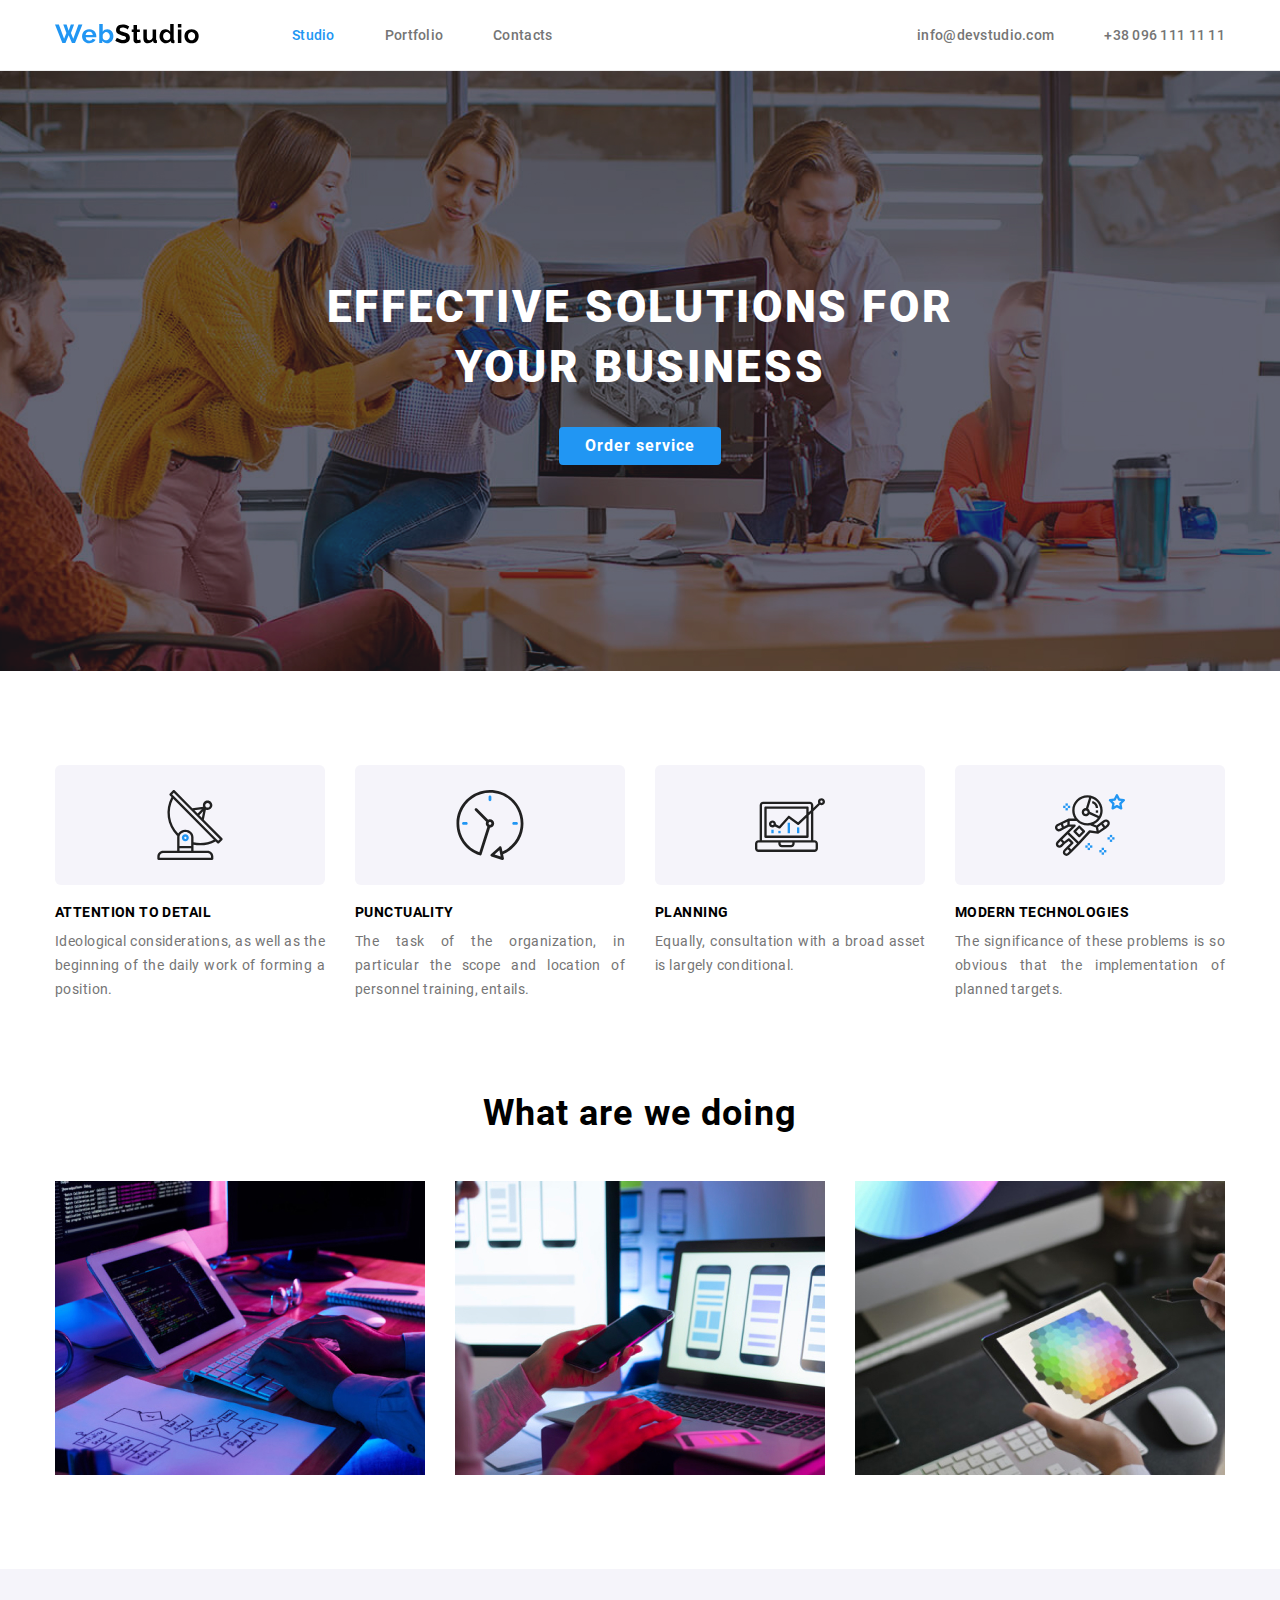
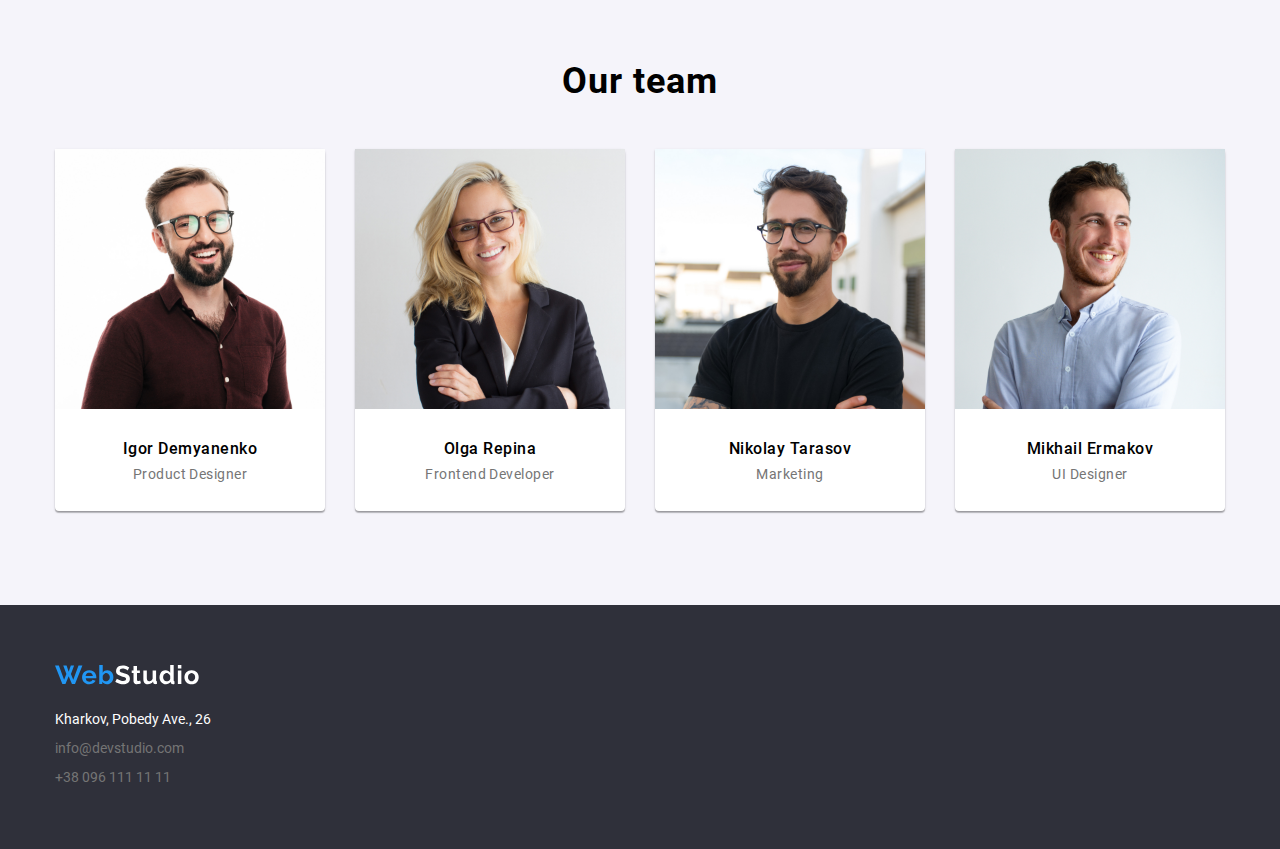
<file: index.html>
<!DOCTYPE html>
<html lang="en">
<head>
    <meta charset="UTF-8">
    <meta name="viewport" content="width=device-width, initial-scale=1.0">
    <link rel="stylesheet" href="css/style.css">
    <title>WebStudio</title>
</head>
<body>
    <header class="header">
        <div class="container header_container">
            <a class="header_logo" href="index.html">
                <img src="img/logo_webStudio.svg" alt="logo" width="144" height="20">
            </a>
            <ul class="header_menu">
                <li class="header_menu_item page_studio"><a href="#">Studio</a></li>
                <li class="header_menu_item"><a href="portfolio.html">Portfolio</a></li>
                <li class="header_menu_item"><a href="#">Contacts</a></li>
            </ul>
            <ul class="header_right_menu">
                <li class="header_right_menu_item"><a href="emailto:info@devstudio.com">info@devstudio.com</a></li>
                <li class="header_right_menu_item"><a href="tel:+380961111111">+38 096 111 11 11</a></li>
            </ul>
        </div>
    </header>

    <main class="main">
        <section class="hero">
            <div class="container">
                <h1 class="hero_title">Effective solutions for your business</h1>
                <div class="hero_button"><a class="hero_btn" href="#">Order service</a></div>
            </div>
        </section>
        
        <section class="about">
            <div class="container">
                <div class="about_cards">
                    <div class="about_card">
                        <h3 class="about_title">Attention to detail</h3>
                        <p class="about_text">Ideological considerations, as well as the beginning of the daily work of forming a position.</p>
                    </div>
                    <div class="about_card">
                        <h3 class="about_title">Punctuality</h3>
                        <p class="about_text">The task of the organization, in particular the scope and location of personnel training, entails.</p>
                    </div>
                    <div class="about_card">
                        <h3 class="about_title">Planning</h3>
                        <p class="about_text">Equally, consultation with a broad asset is largely conditional.</p>
                    </div>
                    <div class="about_card">
                        <h3 class="about_title">Modern technologies</h3>
                        <p class="about_text">The significance of these problems is so obvious that the implementation of planned targets.</p>
                    </div>
                </div>
            </div>
        </section>
        <section class="do">
            <div class="container">
                <h2 class="do_title">What are we doing</h2>
                <div class="do_cards">
                    <div class="do_card">
                        <img src="img/studio/box_1.jpg" alt="photo_keyboard" width="370" height="294">
                        <div class="do_text_hidden">Desktop applications</div>
                    </div>
                    <div class="do_card">
                        <img src="img/studio/box_2.jpg" alt="photo_phone" width="370" height="294">
                        <div class="do_text_hidden">Mobile applications</div>
                    </div>
                    <div class="do_card">
                        <img src="img/studio/box_3.jpg" alt="photo_tablet" width="370" height="294">
                        <div class="do_text_hidden">Design solutions</div>
                    </div>
                </div>
            </div>
        </section>
        <section class="team">
            <div class="container">
                <h2 class="team_title">Our team</h2>
                <div class="team_cards">
                <div class="team_card">
                    <div class="team_img">
                        <img src="img/studio/Igor Demyanenko.jpg" alt="Igor Demyanenko" width="270" height="260">
                    </div>
                    <div class="team_text">
                        <h3 class="team_card_title">Igor Demyanenko</h3>
                        <p class="team_card_desc">Product Designer</p>
                    </div>
                </div>
                <div class="team_card">
                    <div class="team_img">
                        <img src="img/studio/Olga Repina.jpg" alt="Olga Repina" width="270" height="260">
                    </div>
                    <div class="team_text">
                        <h3 class="team_card_title">Olga Repina</h3>
                        <p class="team_card_desc">Frontend Developer</p>
                    </div>
                </div>
                <div class="team_card">
                    <div class="team_img">
                        <img src="img/studio/Mikhail Ermakov.jpg" alt="Mikhail Ermakov" width="270" height="260">
                    </div>
                    <div class="team_text">
                        <h3 class="team_card_title">Nikolay Tarasov</h3>
                        <p class="team_card_desc">Marketing</p>
                    </div>
                </div>
                <div class="team_card">
                    <div class="team_img">
                        <img src="img/studio/Nikolay Tarasov.jpg" alt="Nikolay Tarasov" width="270" height="260">
                    </div>
                    <div class="team_text">
                        <h3 class="team_card_title">Mikhail Ermakov</h3>
                        <p class="team_card_desc">UI Designer</p>
                    </div>
                </div>    
            </div>
        </section>
    </main>

    <footer class="footer">
        <div class="container">
            <a class="footer_logo" href="#">
                <img src="img/logo_2_webStudio.svg" alt="logo" width="144" height="20">
            </a>
            <nav class="footer_menu">
                <a class="footer_menu_desc" href="">Kharkov, Pobedy Ave., 26</a>
                <a class="footer_menu_item" href="emailto:info@devstudio.com">info@devstudio.com</a>
                <a class="footer_menu_item" href="tel:+380961111111">+38 096 111 11 11</a>
            </nav>
        </div>
    </footer>
</body>
</html>
</file>
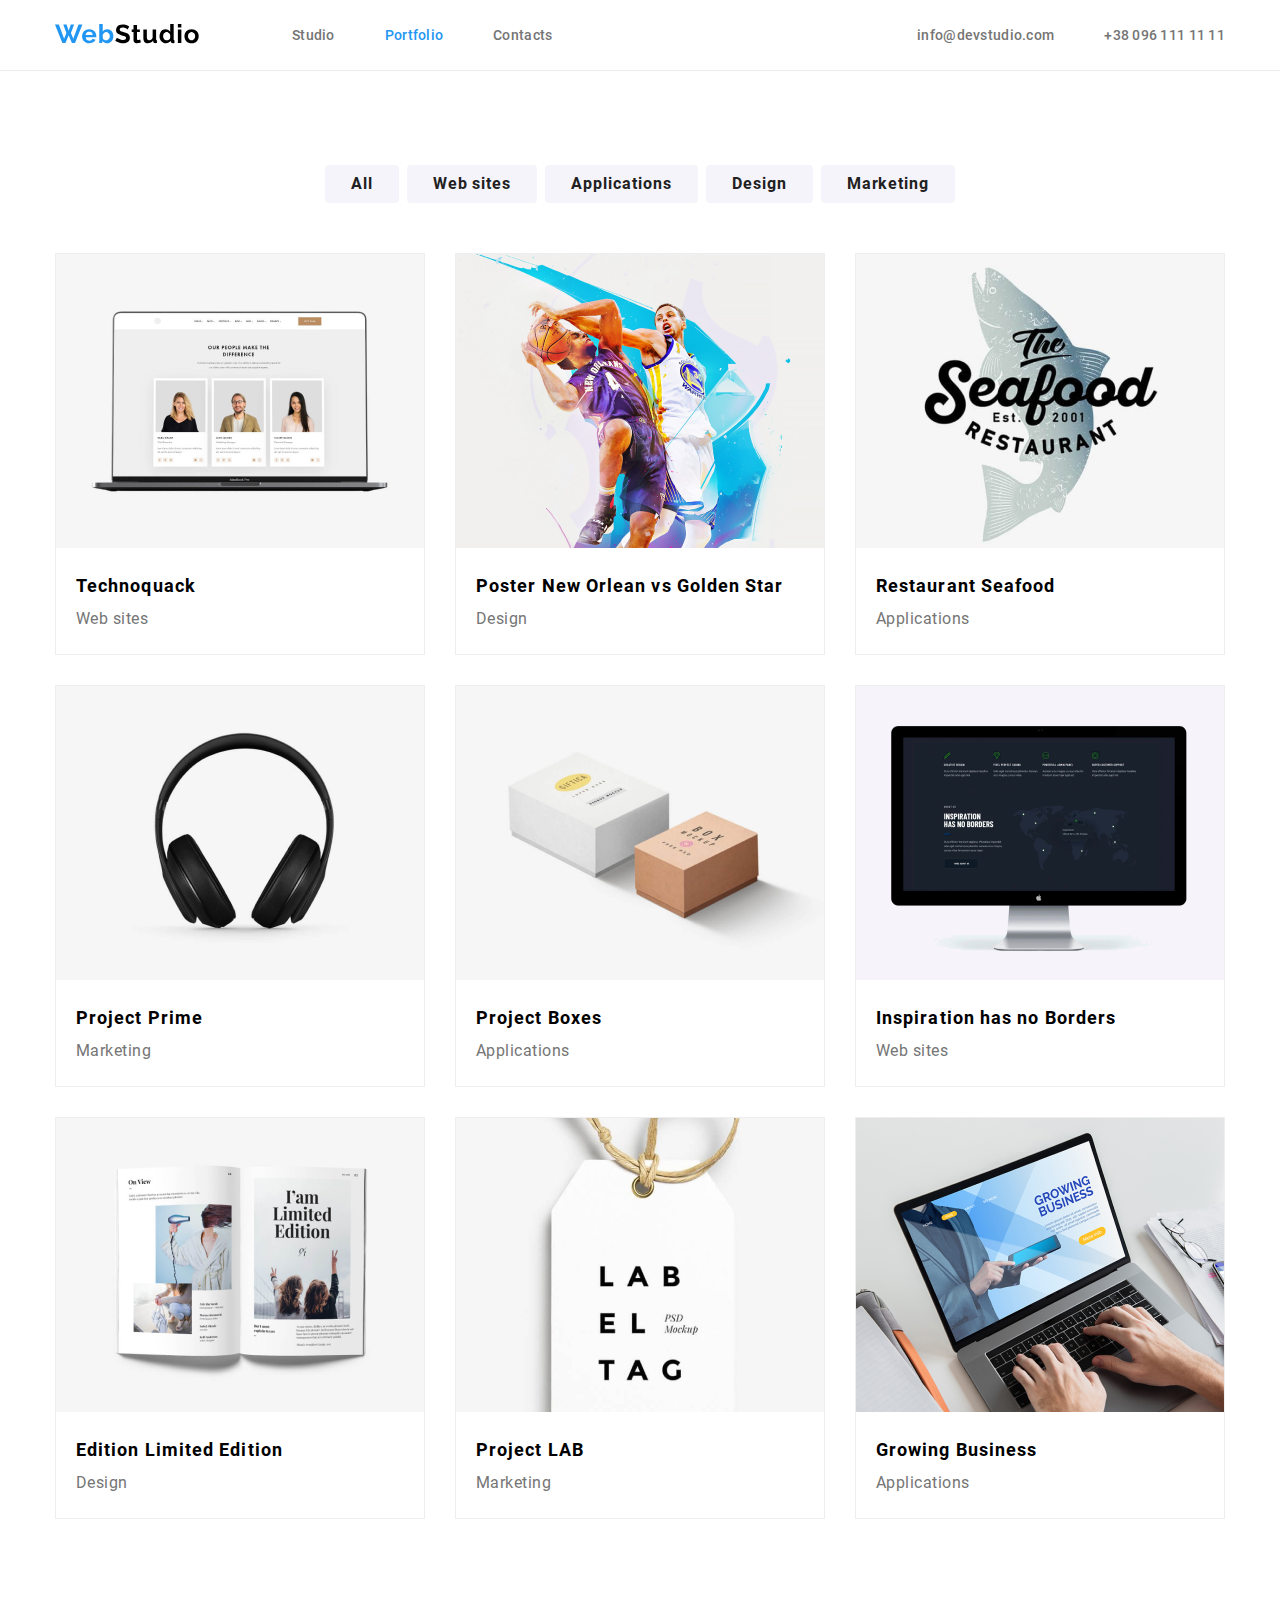
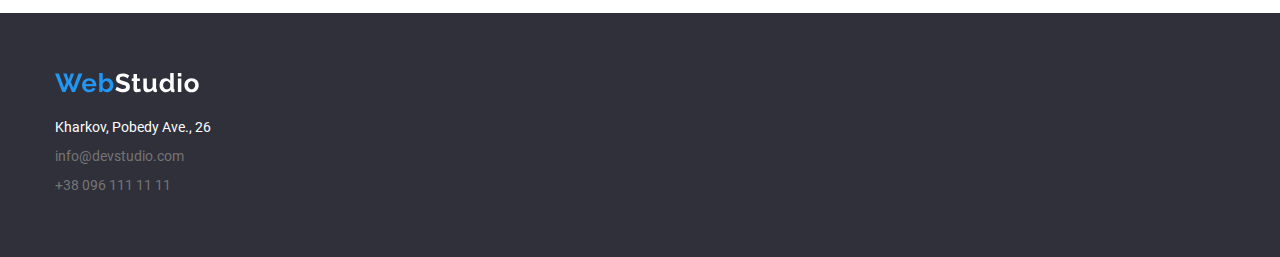
<file: portfolio.html>
<!DOCTYPE html>
<html lang="en">
<head>
    <meta charset="UTF-8">
    <meta name="viewport" content="width=device-width, initial-scale=1.0">
    <link rel="stylesheet" href="css/style.css">
    <title>WebStudio</title>
</head>
<body>
    <header class="header">
        <div class="container header_container">
            <a class="header_logo" href="#">
                <img src="img/logo_webStudio.svg" alt="logo" width="144" height="20">
            </a>
            <ul class="header_menu">
                <li class="header_menu_item"><a href="index.html">Studio</a></li>
                <li class="header_menu_item page_portfolio"><a href="#">Portfolio</a></li>
                <li class="header_menu_item"><a href="#">Contacts</a></li>
            </ul>
            <ul class="header_right_menu">
                <li class="header_right_menu_item"><a href="emailto:info@devstudio.com">info@devstudio.com</a></li>
                <li class="header_right_menu_item"><a href="tel:+380961111111">+38 096 111 11 11</a></li>
            </ul>
        </div>
    </header>

    <main class="main">
        <section class="hero_portfolio">
            <div class="container">
                <div class="hero_btns">
                    <a class="hero_btn_item" href="#">All</a>
                    <a class="hero_btn_item" href="#">Web sites</a>
                    <a class="hero_btn_item" href="#">Applications</a>
                    <a class="hero_btn_item" href="#">Design</a>
                    <a class="hero_btn_item" href="#">Marketing</a>
                </div>
            </div>
        </section>
        <section class="list">
            <div class="container">
                <div class="list_items">
                    <div class="list_item">
                        <div class="list_img">
                            <img src="img/portfolio/card_1.png" alt="Technoquack" width="370" height="294">
                        </div>
                        <div class="list_text_hidden">The resource offers comprehensive offers with different levels of functionality and services. All this will allow the visitor to obtain useful information about the company or individual.</div>
                        <div class="list_text">
                            <h3 class="list_item_title">Technoquack</h3>
                            <p class="list_item_desc">Web sites</p>
                        </div>
                    </div>
                    <div class="list_item">
                        <div class="list_img">
                            <img src="img/portfolio/card_2.png" alt="Poster New Orlean vs Golden Star" width="370" height="294">
                        </div>
                        <div class="list_text_hidden">The resource offers comprehensive offers with different levels of functionality and services. All this will allow the visitor to obtain useful information about the company or individual.</div>
                        <div class="list_text">
                            <h3 class="list_item_title">Poster New Orlean vs Golden Star</h3>
                            <p class="list_item_desc">Design</p>
                        </div>
                    </div>
                    <div class="list_item">
                        <div class="list_img">
                            <img src="img/portfolio/card_3.png" alt="Restaurant Seafood" width="370" height="294">
                        </div>
                        <div class="list_text_hidden">The resource offers comprehensive offers with different levels of functionality and services. All this will allow the visitor to obtain useful information about the company or individual.</div>
                        <div class="list_text">
                            <h3 class="list_item_title">Restaurant Seafood</h3>
                            <p class="list_item_desc">Applications</p>
                        </div>
                    </div>
                    <div class="list_item">
                        <div class="list_img">
                            <img src="img/portfolio/card_4.png" alt="Project Prime" width="370" height="294">
                        </div>
                        <div class="list_text_hidden">The resource offers comprehensive offers with different levels of functionality and services. All this will allow the visitor to obtain useful information about the company or individual.</div>
                        <div class="list_text">
                            <h3 class="list_item_title">Project Prime</h3>
                            <p class="list_item_desc">Marketing</p>
                        </div>
                    </div>   
                    <div class="list_item">
                        <div class="list_img">
                            <img src="img/portfolio/card_5.png" alt="Project Boxes" width="370" height="294">
                        </div>
                        <div class="list_text_hidden">The resource offers comprehensive offers with different levels of functionality and services. All this will allow the visitor to obtain useful information about the company or individual.</div>
                        <div class="list_text">
                            <h3 class="list_item_title">Project Boxes</h3>
                            <p class="list_item_desc">Applications</p>
                        </div>
                    </div>
                    <div class="list_item">
                        <div class="list_img">
                            <img src="img/portfolio/card_6.png" alt="Inspiration has no Borders" width="370" height="294">
                        </div>
                        <div class="list_text_hidden">The resource offers comprehensive offers with different levels of functionality and services. All this will allow the visitor to obtain useful information about the company or individual.</div>
                        <div class="list_text">
                            <h3 class="list_item_title">Inspiration has no Borders</h3>
                            <p class="list_item_desc">Web sites</p>
                        </div>
                    </div>
                    <div class="list_item">
                        <div class="list_img">
                            <img src="img/portfolio/card_7.png" alt="Edition Limited Edition" width="370" height="294">
                        </div>
                        <div class="list_text_hidden">The resource offers comprehensive offers with different levels of functionality and services. All this will allow the visitor to obtain useful information about the company or individual.</div>
                        <div class="list_text">
                            <h3 class="list_item_title">Edition Limited Edition</h3>
                            <p class="list_item_desc">Design</p>
                        </div>
                    </div>
                    <div class="list_item">
                        <div class="list_img">
                            <img src="img/portfolio/card_8.png" alt="Project LAB" width="370" height="294">
                        </div>
                        <div class="list_text_hidden">The resource offers comprehensive offers with different levels of functionality and services. All this will allow the visitor to obtain useful information about the company or individual.</div>
                        <div class="list_text">
                            <h3 class="list_item_title">Project LAB</h3>
                            <p class="list_item_desc">Marketing</p>
                        </div>
                    </div>  
                    <div class="list_item">
                        <div class="list_img">
                            <img src="img/portfolio/card_9.png" alt="Growing Business" width="370" height="294">
                        </div>
                        <div class="list_text_hidden">The resource offers comprehensive offers with different levels of functionality and services. All this will allow the visitor to obtain useful information about the company or individual.</div>
                        <div class="list_text">
                            <h3 class="list_item_title">Growing Business</h3>
                            <p class="list_item_desc">Applications</p>
                        </div>
                    </div>  
                </div>
            </div>
        </section>
    </main>

    <footer class="footer">
        <div class="container">
            <a class="footer_logo" href="#">
                <img src="img/logo_2_webStudio.svg" alt="logo" width="144" height="20">
            </a>
            <nav class="footer_menu">
                <a class="footer_menu_desc" href="">Kharkov, Pobedy Ave., 26</a>
                <a class="footer_menu_item" href="emailto:info@devstudio.com">info@devstudio.com</a>
                <a class="footer_menu_item" href="tel:+380961111111">+38 096 111 11 11</a>
            </nav>
        </div>
    </footer>
</body>
</html>
</file>
<file: css/style.css>
@import url('reset.css');

@font-face {
    font-family: 'Roboto';
    src: url(../fonts/Roboto-Black.woff), url(../fonts/Roboto-Black.woff2);
    font-weight: 900;
    font-style: normal;
    font-display: swap;
}
@font-face {
    font-family: 'Roboto';
    src: url(../fonts/Roboto-Bold.woff), url(../fonts/Roboto-Bold.woff2);
    font-weight: 700;
    font-style: normal;
    font-display: swap;
}
@font-face {
    font-family: 'Roboto';
    src: url(../fonts/Roboto-Medium.woff), url(../fonts/Roboto-Medium.woff2);
    font-weight: 500;
    font-style: normal;
    font-display: swap;
}
@font-face {
    font-family: 'Roboto';
    src: url(../fonts/Roboto-Regular.woff), url(../fonts/Roboto-Regular.woff2);
    font-weight: 400;
    font-style: normal;
    font-display: swap;
}

body {
    font-family: 'Roboto';
    font-weight: 400;
    font-size: 14px;
}

a {
    text-decoration: none;
    display: block;
}

.container {
    max-width: 1200px;
    margin: 0 auto;
    padding: 0 15px;
}

.header {
    padding: 24px 0;
    font-weight: 500;
    letter-spacing: 0.28px;
    border-bottom: 1px solid #ECECEC;
} 

.header_container {
    display: flex;
    justify-content: space-between;
    align-items: center;
}

.header_logo {
    margin-right: 93px;
}

.header_menu, .header_right_menu  {
    display: flex;
    gap: 50px;
}

.header_menu>.page_studio>a {
    color: #2196F3;
}

.header_menu>.header_menu_item {
    position: relative;
}

.header_menu>.header_menu_item:hover .sub_menu {
    display: block;
}

.header_menu_item>a, .header_right_menu_item>a {
    color: #757575;
}

.sub_menu {
    position: absolute;
    top: 100%;
    left: 0;
    padding: 29px 0 0;
    display: none;
    z-index: 1;
}

.header_sub_menu_item, .sub_sub_menu_item {
    background: #F5F4FA;
    padding: 7px 10px;
}

.header_sub_menu_item a {
    color: #171717;
    text-decoration: none;
}

.header_sub_menu_item:hover {
    background: #2196F3;
    position: relative;
}

.header_sub_menu_item:hover > a, .sub_sub_menu_item:hover > a {
    color: #fff;
}

.sub_sub_menu {
    position: absolute;
    top: 0;
    right: 100%;;
    display: none;
    z-index: 1;
}

.header_sub_menu_item:hover .sub_sub_menu {
    display: block;
}

.sub_sub_menu_item:hover {
    background: #2196F3;
}

.header_menu_item>a:hover, .header_right_menu_item>a:hover {
    color: #2196F3;
}

.header_right_menu {
    margin-left: auto;
}

.header_burger {
    display: none;
}

.hero {
    background: url(../img/studio/Img.jpg) no-repeat 50% / cover, #2F303A;
    height: 600px;
    display: flex;
    align-items: center;
    position: relative;
    z-index: -2;
}

.hero::before {
    background: rgba(47, 48, 58, 0.40);
    inset: 0;
    content: '';
    position: absolute;
    z-index: -1;
}

.hero_title {
    color: #fff;
    font-size: 44px;
    text-align: center;
    margin: 0 auto;
    font-weight: 900;
    letter-spacing: 2.64px;
    line-height: 60px;
    text-transform: uppercase;
    width: 700px;
    margin-bottom: 30px;
}

.hero_button {
    display: flex;
    justify-content: center;
}

.hero_btn, .hero_btn_item:hover {
    background: #2196F3;
    color: #fff;
}
.hero_btn, .hero_btn_item {
    cursor: pointer;
    font-size: 16px;
    border-radius: 4px;
    font-weight: 700;
    letter-spacing: 0.96px;
    padding: 11px 26px;
}
.hero_btn:hover {
    background: #1c8be5;
}

.about {
    padding: 94px 0 0;
}

.about_cards {
    display: flex;
    gap: 30px;
}

.about_card {
    flex: 1 1 25%; /* 100% / 4 частини*/
    position: relative;
    padding: 140px 0 0;
}

.about_card::before {
    content: '';
    position: absolute;
    top: 0;
    left: 0;
    width: 100%;
    height: 120px;
    background: #F5F4FA url(../img/studio/antenna.svg) no-repeat 50%/70px;
    border-radius: 6px;
}

.about_card:nth-child(2)::before {
    content: '';
    background: #F5F4FA url(../img/studio/clock.svg) no-repeat 50%/70px;
}

.about_card:nth-child(3)::before {
    content: '';
    background: #F5F4FA url(../img/studio/diagram.svg) no-repeat 50%/70px;
}

.about_card:nth-child(4)::before {
    content: '';
    background: #F5F4FA url(../img/studio/astronaut.svg) no-repeat 50%/70px;
}

.about_title {
    margin: 0 0 10px;
    text-transform: uppercase;
    font-weight: 700;
    letter-spacing: 0.42px;
}

.about_text {
    color: #757575;
    letter-spacing: 0.42px;
    line-height: 24px;
    text-align: justify;
}

.do {
    padding: 94px 0;
}
.do_title, .team_title {
    font-weight: 700;
    font-size: 36px;
    letter-spacing: 1.08px;
    text-align: center;
    margin: 0 0 50px;
}
.do_cards {
    display: flex;
    gap: 30px;
}
.do_card {
    flex: 1 1 28%; /*width 33.333%*/
    height: 294px;
    position: relative;
}
.do_card img {
    width: 100%;
    height: 100%;
    object-fit: cover;
}
.do_text_hidden {
    letter-spacing: 0.42px;
    color: #fff;
    font-weight: 700;
    text-transform: uppercase;
    position: absolute;
    bottom: 0;
    left: 0;
    right: 0;
    background: rgba(47, 48, 58, 0.80);
    height: 70px;
    display: flex;
    align-items: center;
    justify-content: center;
    display: none;
}

.do_card:hover .do_text_hidden {
    display: flex;
}

.team {
    background: #F5F4FA;
    padding: 94px 0;
}

.team_cards {
    display: flex;
    gap: 30px;
}

.team_card {
    background-color: #fff;
    height: 100%;
    border-radius: 0 4px 4px;
    box-shadow: 0px 1px 3px 0px rgba(0, 0, 0, 0.12), 0px 1px 1px 0px rgba(0, 0, 0, 0.14), 0px 2px 1px 0px rgba(0, 0, 0, 0.20);
}

.team_text {
    padding: 30px 0;
}

.team_card_title {
    text-align: center;
    letter-spacing: 0.48px;
    font-size: 16px;
    font-weight: 500;
}

.team_card_desc {
    padding: 10px 0 0;
    text-align: center;
    letter-spacing: 0.48px;
    color: #757575;
}

.team__card__links {
    display: flex;
    justify-content: space-between;
    gap: 10px;
    padding: 0 32px 30px;
}

.link a {
    display: flex;
    align-items: center;
    justify-content: center;
    height: 44px;
    width: 44px;
    border-radius: 50%;
    transition: all .3s linear;
    line-height: 10px;
}

.link svg {
    height: 20px;
    width: 20px;
    fill: #AFB1B8;
    transition: all .3s linear;
}

.link a:hover {
    background: #2196F3;  
}

.link a:hover svg {
    fill: #fff;
}

.customers {
    padding: 94px 0;
}

.customers__title {
    color: #212121;
    text-align: center;
    font-size: 36px;
    font-weight: 700;
    letter-spacing: 1.08px;
    padding: 0 0 50px;
}

.customer__links {
    display: flex;
    gap: 30px;
}

.customer__link {
    border: 1px solid #AFB1B8;
    border-radius: 4px;
    transition: all .3s ease;
    flex: 1;
}

.customer__link a {
    fill: #AFB1B8;
    padding: 16px 0;
    transition: all .3s ease;
    display: flex;
    justify-content: center;
}

.customer__link svg {
    height: 60px;
    width: 100%;
}

.customer__link a:hover {
    fill: #2196F3;
    transition: all .3s ease;
}

.customer__link:hover {
    border: 1px solid #2196F3;
    transition: all .3s ease;
}


.footer {
    background-color: #2F303A;
    padding: 60px 0;
}

.footer__part {
    display: flex;
    justify-content: start;
    gap: 70px;
}

.footer__left, .footer__right {
    display: flex;
    flex-direction: column;
}

.footer_logo {
    display: inline-block;
    margin-bottom: 20px;
}

.footer_logo svg {
    width: 145px;
    height: 31px;
}

.footer_menu {
    display: flex;
    flex-flow: column;
    gap: 5px;
}

.footer_menu_desc {
    color: #fff;
    line-height: 24px;
}

.footer_menu_item {
    color: #757575;
    text-decoration: none;
    align-self: flex-start;
    line-height: 24px;
}

.footer_menu_item:hover {
    color: #1c8be5;
}

.footer__right__title {
    color: #FFF;
    font-weight: 700;
    letter-spacing: 0.42px;
    text-transform: uppercase;
    padding: 7px 0 20px;
}

.footer__right__links {
    display: flex;
    gap: 10px;
}

.footer__link {
    background: rgba(255, 255, 255, 0.10);
    border-radius: 50%;
}

.footer__link svg {
    fill: #fff;
}

/*portfolio*/

.header_menu>.page_portfolio>a {
    color: #2196F3;
}

.hero_portfolio {
    padding: 94px 0 50px;
}

.hero_btns {
    display: flex;
    gap: 8px;
    justify-content: center;
}

.hero_btn_item {
    background: #F5F4FA;
    color: #212121;
}

.list {
    padding: 0 0 94px;
}

.list_items {
    display: flex;
    gap: 30px;
    flex-flow: wrap;
}

.list_item {
    background: #fff;
    border: 1px solid #EEE;
    flex: 1 1 30%;
    position: relative;
}

.list_img {
    height: 294px;
    position: relative;
}

.list_img img {
    width: 100%;
    height: 100%;
    object-fit: cover;
}

.list_text_hidden {
    background: rgba(33, 150, 243, 0.90);
    position: absolute;
    inset: 0; /* розтягнути по всьому, замість: t0, r0, w100%; */
    font-size: 18px;
    letter-spacing: 0.54px;
    color: #fff;
    padding: 24px;
    line-height: 28px;
    display: none;
    align-items: center;
}

.list_item:hover .list_text_hidden {
    display: flex;
}

.list_text {
    padding: 20px;
}

.list_item_title {
    font-size: 18px;
    letter-spacing: 1.08px;
    font-weight: 700;
    line-height: 36px;
}

.list_item_desc {
    letter-spacing: 0.48px;
    color: #757575;
    font-size: 16px;
    line-height: 30px;
}



/*MEDIA*/
@media (max-width: 1200px) {
    .header_logo {
        margin-right: 40px;
    }

    .header_menu, .header_right_menu {
        gap: 20px;
    }

    .about {
        padding: 60px 0 60px;
    }

    .do, .customers {
        display: none;
    }

    .team {
        padding: 60px 0 60px;
    }

    .team_title {
        margin: 0 0 30px;
    }

    .team_cards {
        flex-wrap: wrap;
    }

    .team_card {
        flex: 1 1 45%;
    }

    .team_card img {
        height: 100%;
        width: 100%;
    }

    .team_text {
        padding: 30px 0 16px;
    }

    .team__card__links {
        justify-content: center;
        padding: 0 32px 24px;
    }
}

@media (max-width: 992px) {
    .about_cards {
        flex-wrap: wrap;
    }

    .about_card {
        flex: 1 1 45%;
    }

    /* portfolio */

    .hero_portfolio {
        padding: 60px 0 40px;
    }

    .list {
        padding: 0 0 60px;
    }

    .list_item {
        flex: 1 1 45%;
    }
}

@media (max-width: 768px) {
    .header {
        padding: 19px 0 20px;
    }

    .header_logo img {
        width: 134px;
        height: 28px;
    }

    .header_menu, .header_right_menu {
        display: none;
    }

    .header_burger {
        display: block;
        position: relative;
        width: 24px;
        height: 16px;
        cursor: pointer;
    }

    .header_burger::before, .header_burger::after, .header_burger span {
        content: '';
        position: absolute;
        top: 0;
        left: 0;
        height: 3px;
        width: 100%;
        background: #000;
    }

    .header_burger span {
        top: 50%;
        transform: translateY(-50%);
    }

    .header_burger::after {
        top: auto;
        bottom: 0;
    }

    .hero {
        height: 400px;
    }

    .hero_title {
        font-size: 26px;
        width: 360px;
        line-height: 42px;
        letter-spacing: 1.56px;
    } 
}

@media (max-width: 678px) {
    /* portfolio */

    .hero_btns {
        justify-content: flex-start;
        flex-wrap: wrap;
    }
}

@media (max-width: 600px) {
    .about_card {
        flex: 1 1 50%;
    }

    .about_title {
        text-align: center;
    }

    .footer__right {
        display: none;
    }

    .footer__part {
        justify-content: center;
        align-items: center;
    }

    .footer__left {
        align-items: center;
    }

    .footer_menu a {
        margin: 0 auto;
    }

    /* portfolio */

    .list_item {
        flex: 1 1 50%;
    }
}

@media (max-width: 390px) {
    .hero_title {
        width: 270px;
    }
}
</file>
